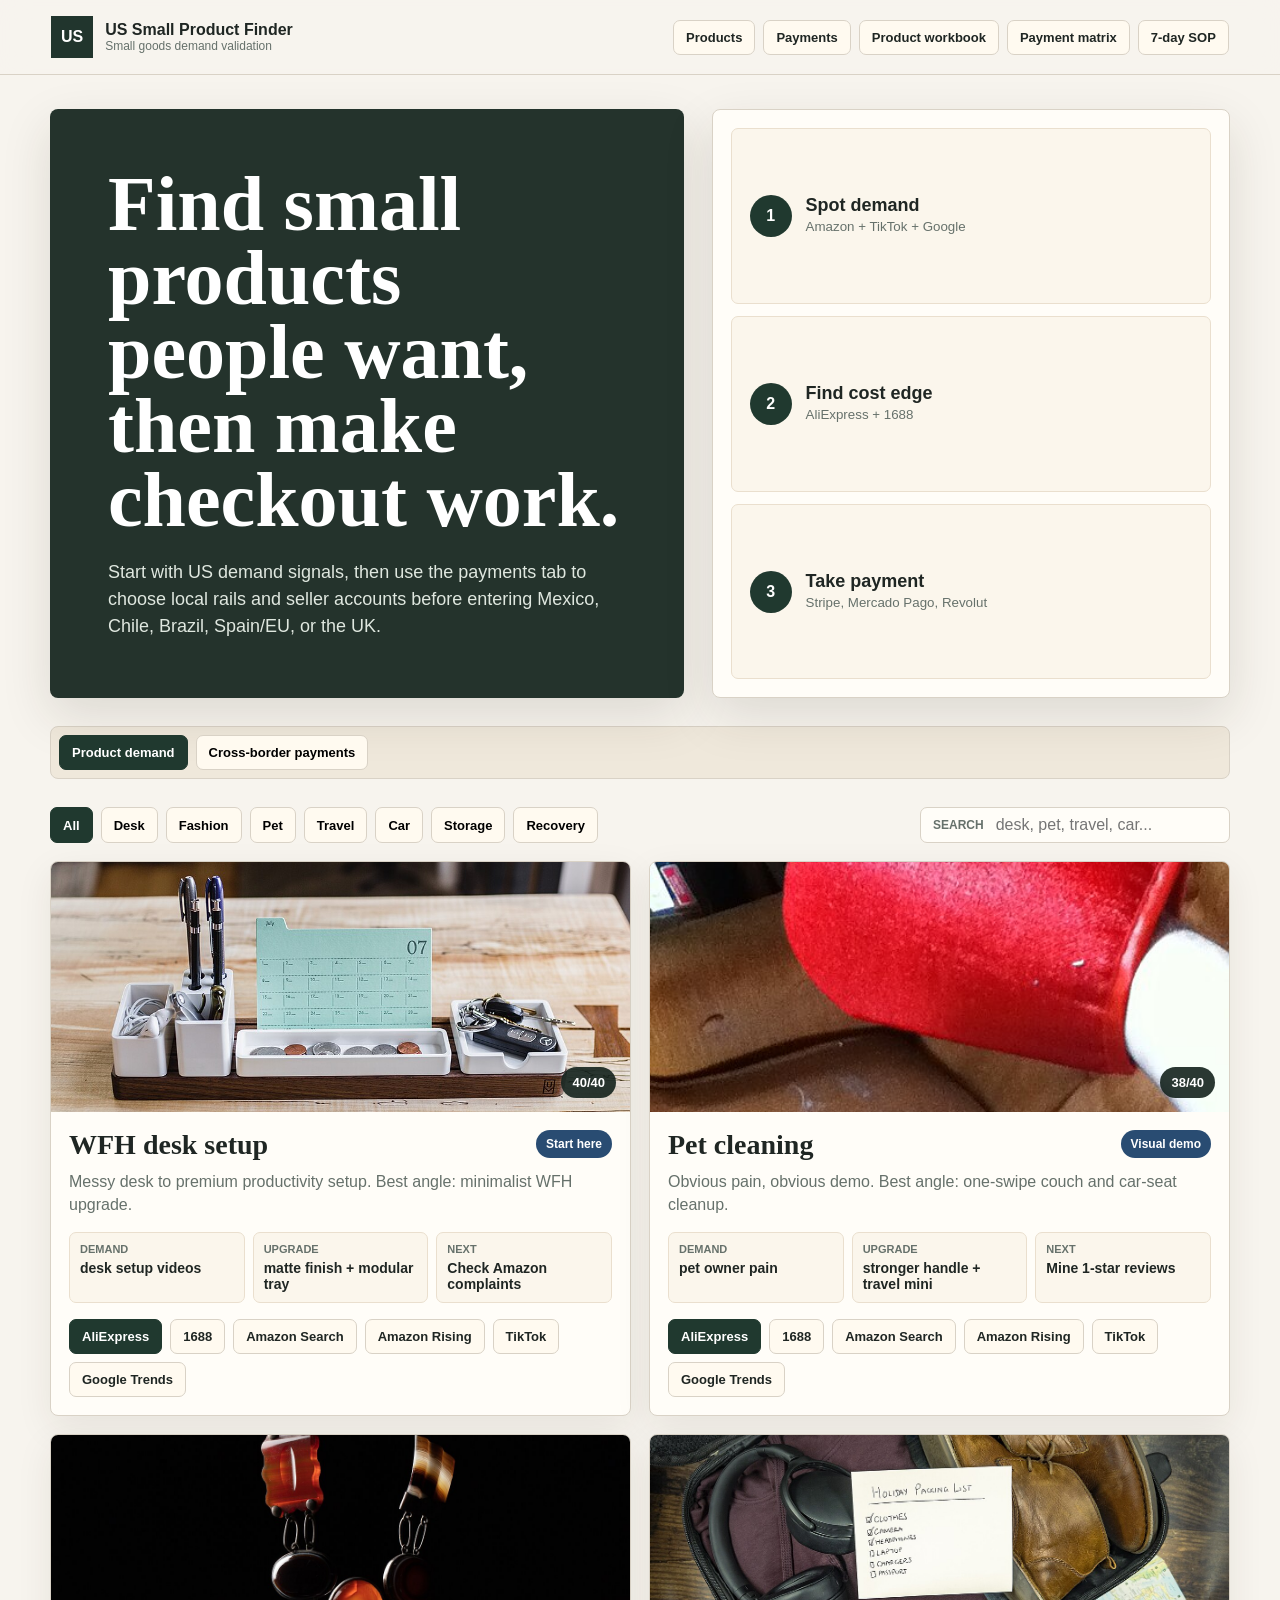
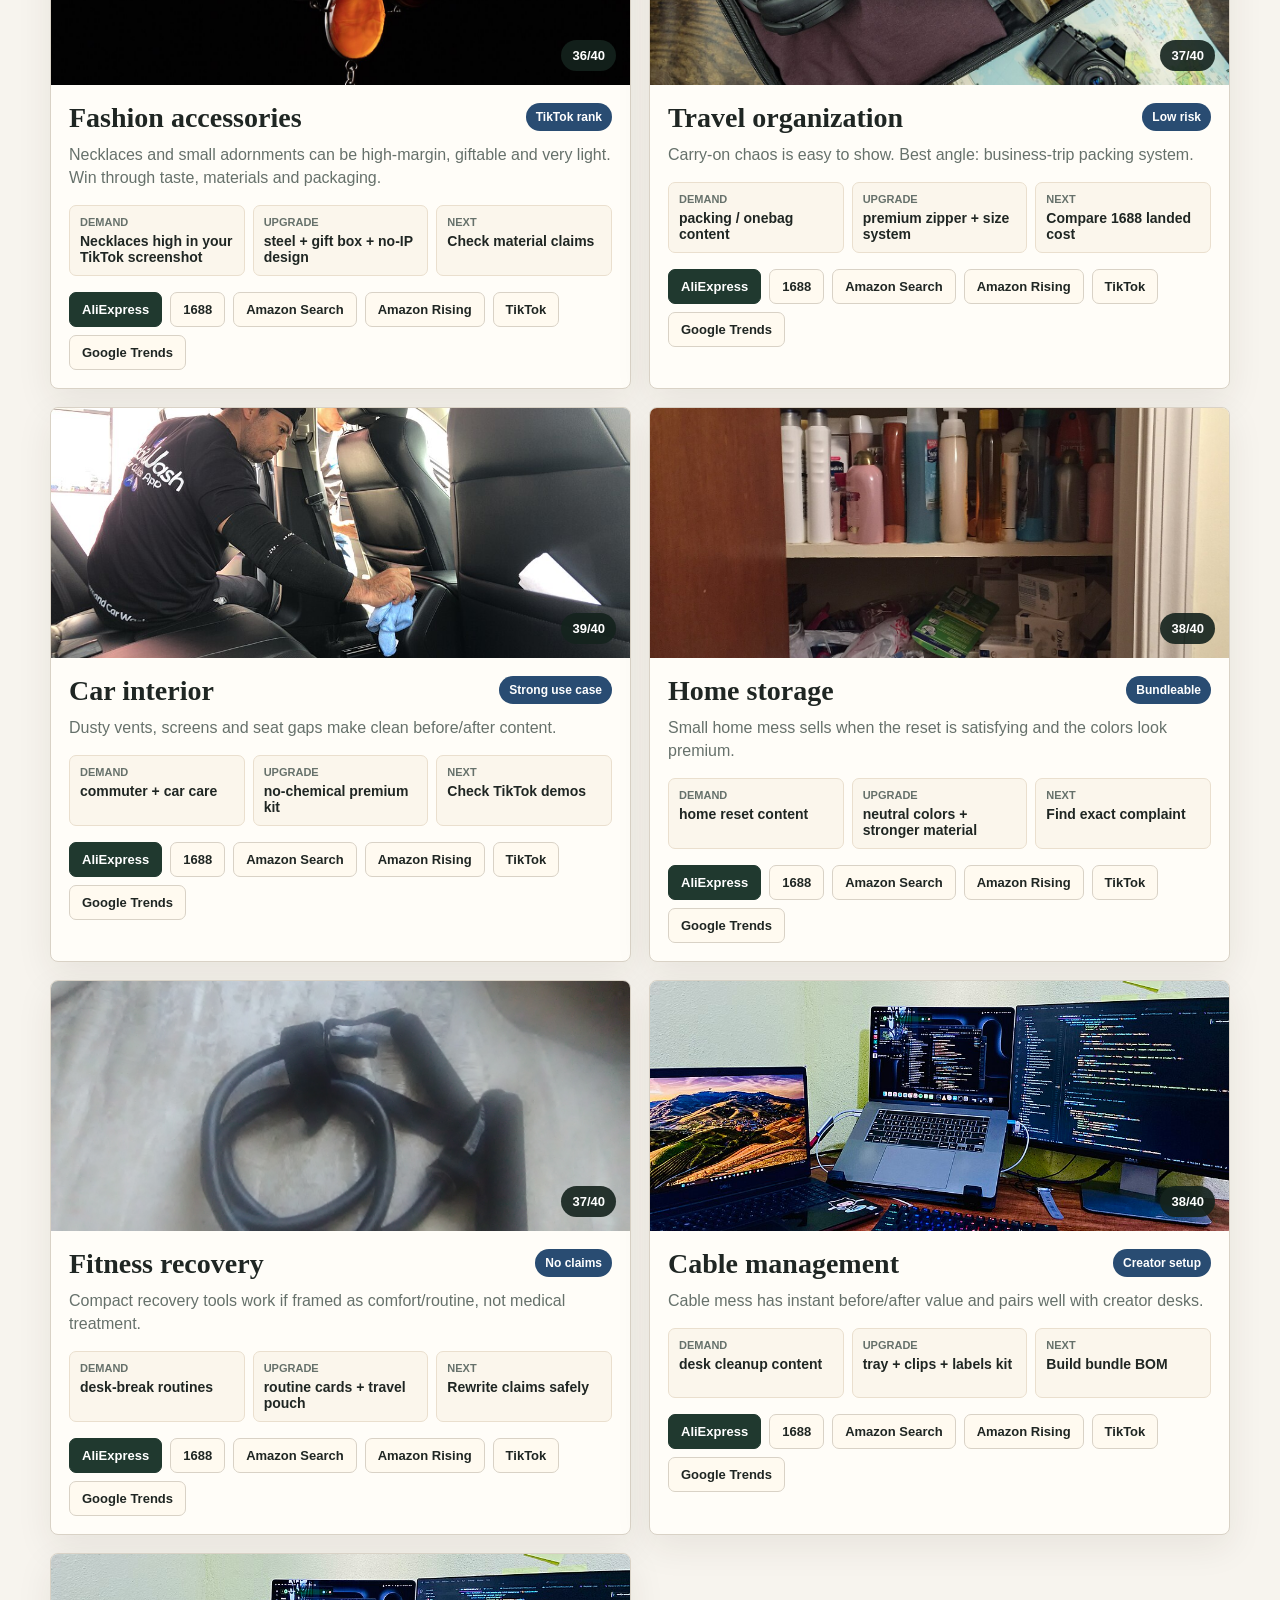
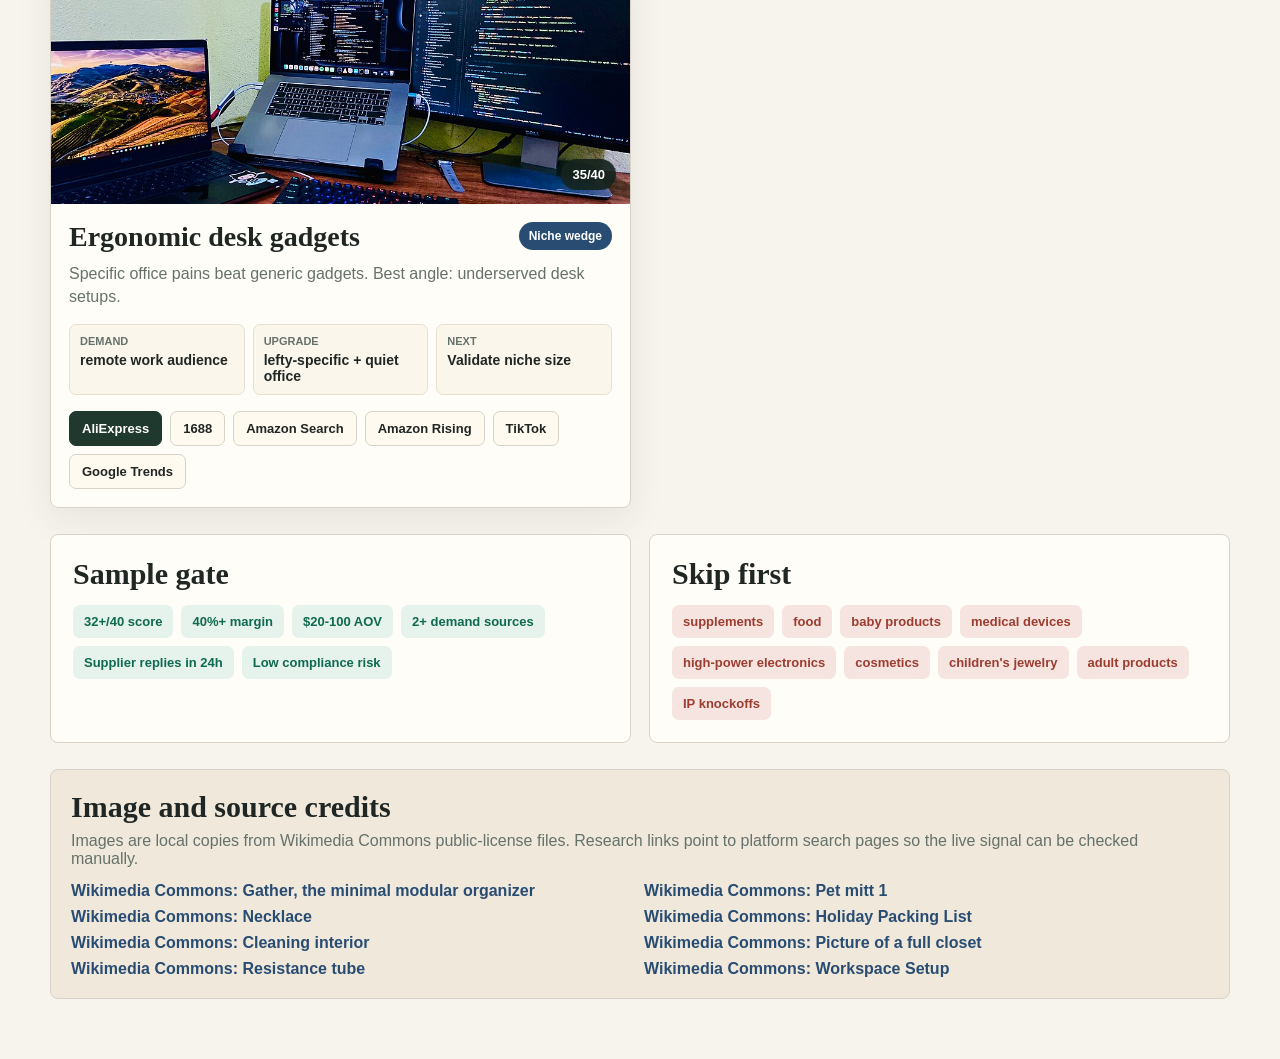
<file: index.html>
<!doctype html>
<html lang="en">
  <head>
    <meta charset="utf-8" />
    <meta name="viewport" content="width=device-width, initial-scale=1" />
    <title>US Small Product Demand Finder</title>
    <link rel="icon" href="./favicon.svg" />
    <link rel="stylesheet" href="./visual_index.css" />
  </head>
  <body>
    <header class="topbar">
      <a class="brand" href="#top" aria-label="US Small Product Demand Finder">
        <span class="brand-mark">US</span>
        <span>
          <strong>US Small Product Finder</strong>
          <small>Small goods demand validation</small>
        </span>
      </a>
      <nav class="nav">
        <a href="#products" data-panel-link="products">Products</a>
        <a href="#payments" data-panel-link="payments">Payments</a>
        <a href="./us_small_product_demand_finder.xlsx" target="_blank" rel="noreferrer">Product workbook</a>
        <a href="./cross_border_ecommerce_payment_matrix.md" target="_blank" rel="noreferrer">Payment matrix</a>
        <a href="./validation_sop.md" target="_blank" rel="noreferrer">7-day SOP</a>
      </nav>
    </header>

    <main id="top">
      <section class="hero">
        <div class="hero-copy">
          <h1>Find small products people want, then make checkout work.</h1>
          <p>Start with US demand signals, then use the payments tab to choose local rails and seller accounts before entering Mexico, Chile, Brazil, Spain/EU, or the UK.</p>
        </div>
        <div class="hero-panel" aria-label="Three-step workflow">
          <div>
            <span>1</span>
            <strong>Spot demand</strong>
            <small>Amazon + TikTok + Google</small>
          </div>
          <div>
            <span>2</span>
            <strong>Find cost edge</strong>
            <small>AliExpress + 1688</small>
          </div>
          <div>
            <span>3</span>
            <strong>Take payment</strong>
            <small>Stripe, Mercado Pago, Revolut</small>
          </div>
        </div>
      </section>

      <div class="section-tabs" role="tablist" aria-label="Research views">
        <button class="section-tab active" id="productsTab" type="button" role="tab" aria-controls="productsPanel" aria-selected="true" data-panel="products">Product demand</button>
        <button class="section-tab" id="paymentsTab" type="button" role="tab" aria-controls="paymentsPanel" aria-selected="false" data-panel="payments">Cross-border payments</button>
      </div>

      <section class="tab-panel active" id="productsPanel" role="tabpanel" aria-labelledby="productsTab">
        <section class="controls" aria-label="Category controls">
          <div class="filter-row" id="filters"></div>
          <label class="search-box">
            <span>Search</span>
            <input id="searchInput" type="search" placeholder="desk, pet, travel, car..." />
          </label>
        </section>

        <section class="category-grid" id="categoryGrid" aria-live="polite"></section>

        <section class="split">
          <article class="decision-card">
            <h2>Sample gate</h2>
            <div class="gate-grid">
              <span>32+/40 score</span>
              <span>40%+ margin</span>
              <span>$20-100 AOV</span>
              <span>2+ demand sources</span>
              <span>Supplier replies in 24h</span>
              <span>Low compliance risk</span>
            </div>
          </article>
          <article class="decision-card avoid">
            <h2>Skip first</h2>
            <div class="avoid-list">
              <span>supplements</span>
              <span>food</span>
              <span>baby products</span>
              <span>medical devices</span>
              <span>high-power electronics</span>
              <span>cosmetics</span>
              <span>children's jewelry</span>
              <span>adult products</span>
              <span>IP knockoffs</span>
            </div>
          </article>
        </section>

        <section class="credits">
          <h2>Image and source credits</h2>
          <p>Images are local copies from Wikimedia Commons public-license files. Research links point to platform search pages so the live signal can be checked manually.</p>
          <div id="creditList"></div>
        </section>
      </section>

      <section class="tab-panel" id="paymentsPanel" role="tabpanel" aria-labelledby="paymentsTab" hidden>
        <section class="payment-hero" aria-label="Payment matrix summary">
          <div>
            <h2>Which country can actually take the money?</h2>
            <p>Use this tab to match each market with buyer checkout, local payment rails, and seller-side settlement. The goal is to avoid treating Stripe, Mercado Pago, Revolut, and Airwallex as if they solved the same job.</p>
          </div>
          <div class="payment-doc-links" id="paymentDocLinks"></div>
        </section>

        <section class="payment-grid" id="paymentGrid" aria-live="polite"></section>

        <section class="payment-split">
          <article class="decision-card">
            <h2>Provider roles</h2>
            <div class="provider-list" id="providerGrid"></div>
          </article>
          <article class="decision-card">
            <h2>Must-have rails</h2>
            <div class="method-list" id="methodGrid"></div>
          </article>
        </section>

        <section class="credits">
          <h2>Payment source links</h2>
          <p>Official provider and public-guide links used in the payment matrix. Each link opens in a new browser tab.</p>
          <div id="paymentCreditList"></div>
        </section>
      </section>
    </main>

    <script src="./visual_index.js"></script>
  </body>
</html>
</file>
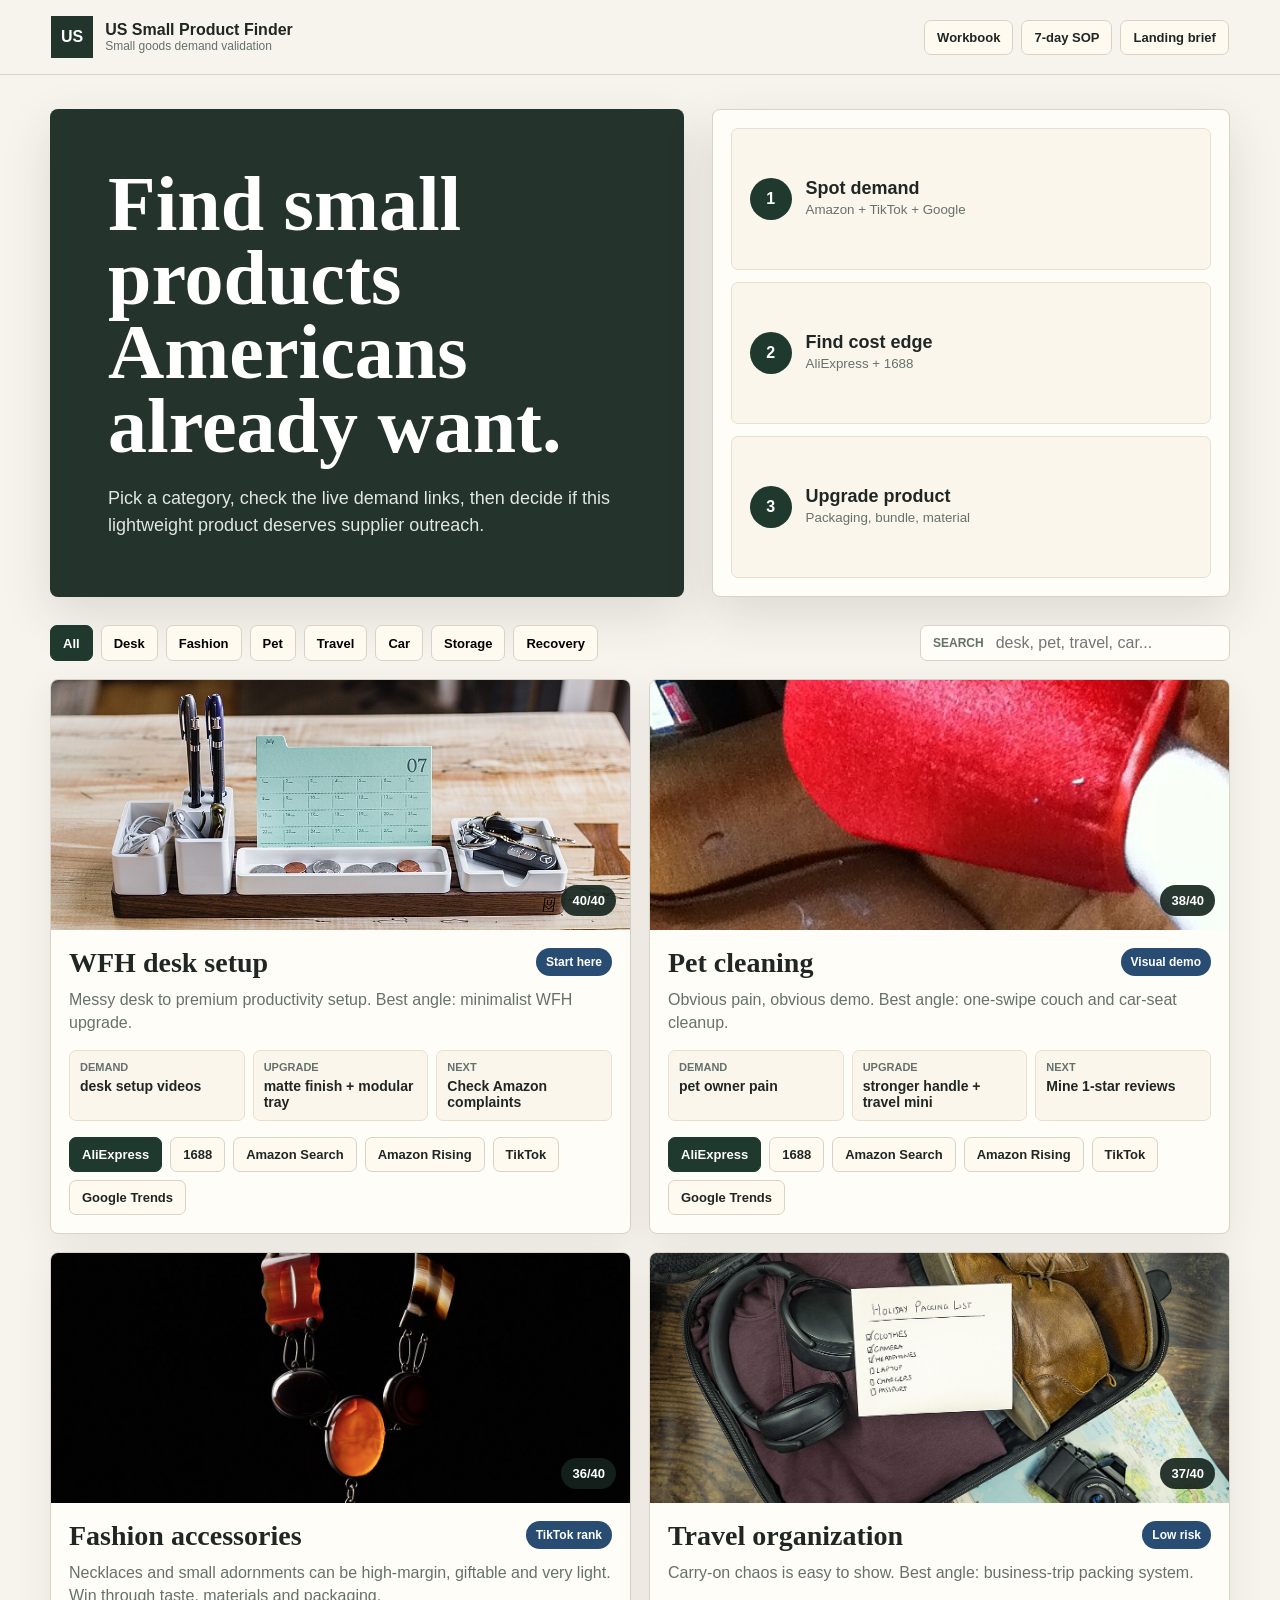
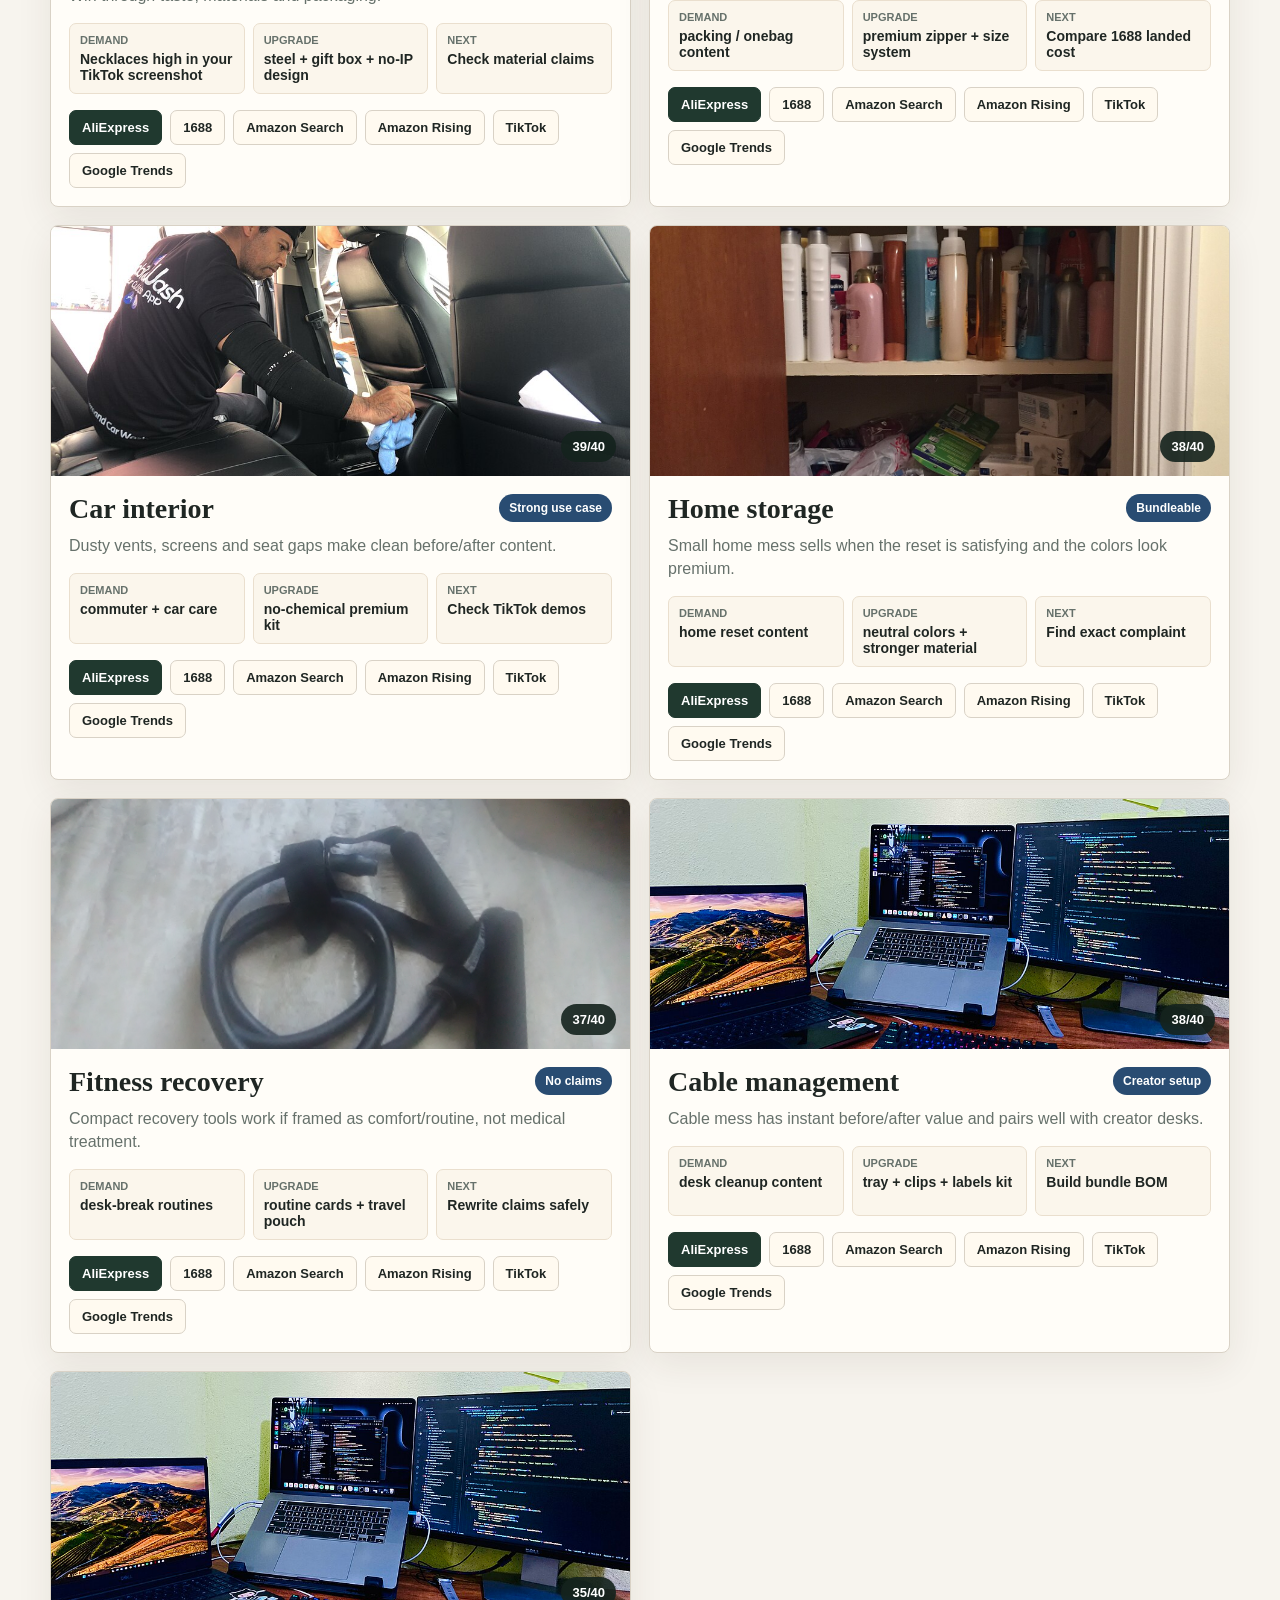
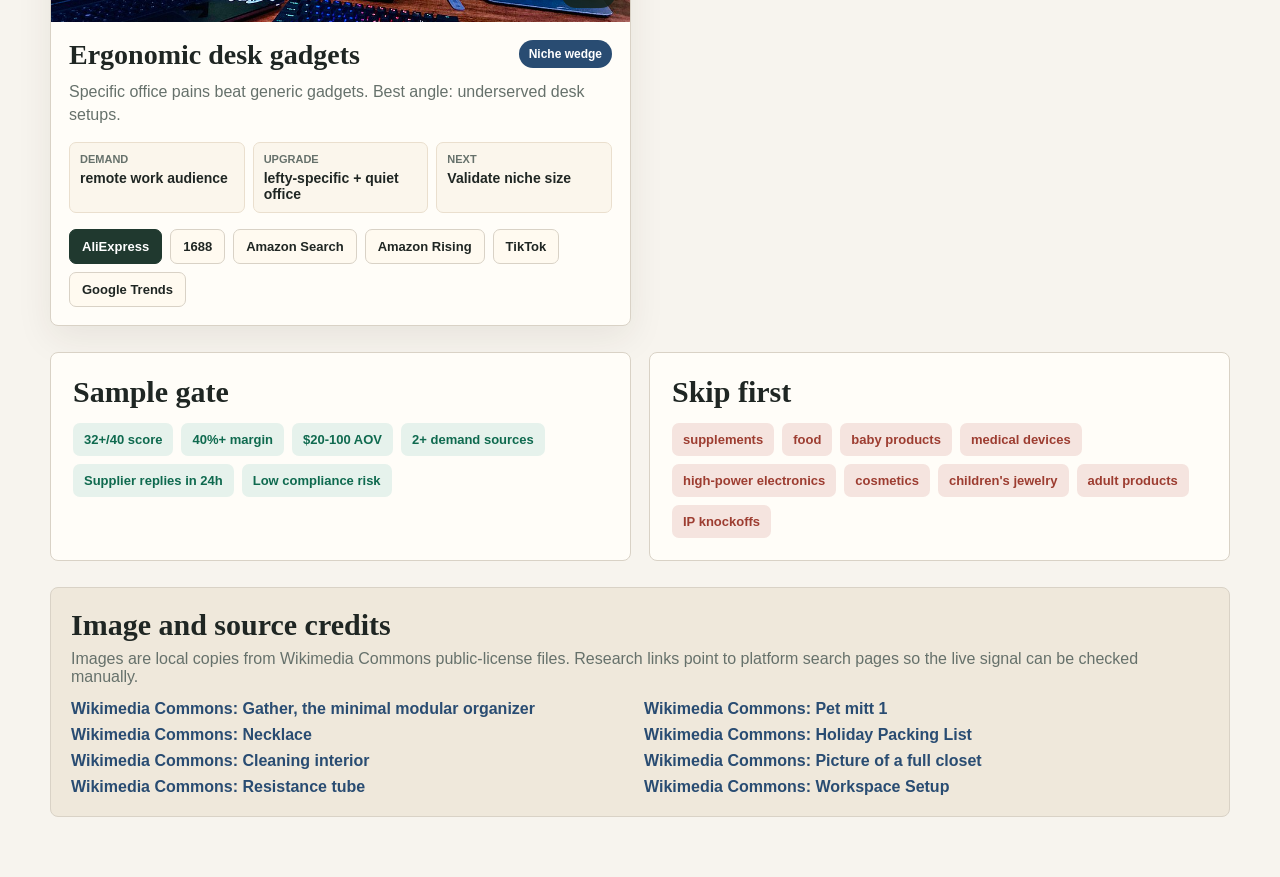
<file: visual_index.html>
<!doctype html>
<html lang="en">
  <head>
    <meta charset="utf-8" />
    <meta name="viewport" content="width=device-width, initial-scale=1" />
    <title>US Small Product Demand Finder</title>
    <link rel="icon" href="./favicon.svg" />
    <link rel="stylesheet" href="./visual_index.css" />
  </head>
  <body>
    <header class="topbar">
      <a class="brand" href="#top" aria-label="US Small Product Demand Finder">
        <span class="brand-mark">US</span>
        <span>
          <strong>US Small Product Finder</strong>
          <small>Small goods demand validation</small>
        </span>
      </a>
      <nav class="nav">
        <a href="./us_small_product_demand_finder.xlsx">Workbook</a>
        <a href="./validation_sop.md">7-day SOP</a>
        <a href="./landing_page_and_ads_brief.md">Landing brief</a>
      </nav>
    </header>

    <main id="top">
      <section class="hero">
        <div class="hero-copy">
          <h1>Find small products Americans already want.</h1>
          <p>Pick a category, check the live demand links, then decide if this lightweight product deserves supplier outreach.</p>
        </div>
        <div class="hero-panel" aria-label="Three-step workflow">
          <div>
            <span>1</span>
            <strong>Spot demand</strong>
            <small>Amazon + TikTok + Google</small>
          </div>
          <div>
            <span>2</span>
            <strong>Find cost edge</strong>
            <small>AliExpress + 1688</small>
          </div>
          <div>
            <span>3</span>
            <strong>Upgrade product</strong>
            <small>Packaging, bundle, material</small>
          </div>
        </div>
      </section>

      <section class="controls" aria-label="Category controls">
        <div class="filter-row" id="filters"></div>
        <label class="search-box">
          <span>Search</span>
          <input id="searchInput" type="search" placeholder="desk, pet, travel, car..." />
        </label>
      </section>

      <section class="category-grid" id="categoryGrid" aria-live="polite"></section>

      <section class="split">
        <article class="decision-card">
          <h2>Sample gate</h2>
          <div class="gate-grid">
            <span>32+/40 score</span>
            <span>40%+ margin</span>
            <span>$20-100 AOV</span>
            <span>2+ demand sources</span>
            <span>Supplier replies in 24h</span>
            <span>Low compliance risk</span>
          </div>
        </article>
        <article class="decision-card avoid">
          <h2>Skip first</h2>
          <div class="avoid-list">
            <span>supplements</span>
            <span>food</span>
            <span>baby products</span>
            <span>medical devices</span>
            <span>high-power electronics</span>
            <span>cosmetics</span>
            <span>children's jewelry</span>
            <span>adult products</span>
            <span>IP knockoffs</span>
          </div>
        </article>
      </section>

      <section class="credits">
        <h2>Image and source credits</h2>
        <p>Images are local copies from Wikimedia Commons public-license files. Research links point to platform search pages so the live signal can be checked manually.</p>
        <div id="creditList"></div>
      </section>
    </main>

    <script src="./visual_index.js"></script>
  </body>
</html>
</file>
<file: visual_index.css>
:root {
  --bg: #f7f4ee;
  --ink: #1f2623;
  --muted: #66716b;
  --line: #d9d2c6;
  --card: #fffdf8;
  --green: #0f6a4f;
  --blue: #294c72;
  --gold: #c6812c;
  --red: #9d3d31;
  --shadow: 0 18px 50px rgba(45, 37, 24, 0.13);
  font-family: "Avenir Next", "Gill Sans", "Trebuchet MS", sans-serif;
}

* {
  box-sizing: border-box;
}

body {
  margin: 0;
  background: var(--bg);
  color: var(--ink);
}

a {
  color: inherit;
  text-decoration: none;
}

.topbar {
  z-index: 10;
  display: flex;
  align-items: center;
  justify-content: space-between;
  gap: 24px;
  padding: 16px clamp(18px, 4vw, 52px);
  background: rgba(247, 244, 238, 0.92);
  border-bottom: 1px solid var(--line);
  backdrop-filter: blur(14px);
}

.brand {
  display: inline-flex;
  align-items: center;
  gap: 12px;
}

.brand-mark {
  display: grid;
  width: 42px;
  height: 42px;
  place-items: center;
  border: 1px solid #21352d;
  background: #21352d;
  color: #fff;
  font-weight: 800;
  letter-spacing: 0;
}

.brand strong,
.brand small {
  display: block;
}

.brand small {
  color: var(--muted);
  font-size: 12px;
}

.nav {
  display: flex;
  flex-wrap: wrap;
  gap: 8px;
}

.nav a,
.source-link,
.filter-btn,
.section-tab {
  border: 1px solid var(--line);
  background: #fffaf0;
  border-radius: 7px;
  padding: 9px 12px;
  font-size: 13px;
  font-weight: 700;
  transition: transform 150ms ease, border-color 150ms ease, background 150ms ease;
}

.nav a:hover,
.source-link:hover,
.filter-btn:hover,
.section-tab:hover {
  transform: translateY(-1px);
  border-color: #8d7f69;
  background: #fff4dc;
}

main {
  width: min(1180px, calc(100vw - 32px));
  margin: 0 auto;
  padding: 34px 0 60px;
}

.hero {
  display: grid;
  grid-template-columns: minmax(0, 1.1fr) minmax(320px, 0.9fr);
  gap: 28px;
  align-items: stretch;
  min-height: 310px;
}

.hero-copy {
  display: flex;
  flex-direction: column;
  justify-content: center;
  padding: clamp(28px, 5vw, 58px);
  background: #24332c;
  color: #fff;
  border-radius: 8px;
  box-shadow: var(--shadow);
}

h1,
h2,
h3,
p {
  margin: 0;
}

h1 {
  max-width: 760px;
  font-family: Georgia, "Times New Roman", serif;
  font-size: clamp(42px, 7vw, 78px);
  line-height: 0.95;
  font-weight: 600;
}

.hero-copy p {
  max-width: 520px;
  margin-top: 22px;
  color: #dfe7df;
  font-size: 18px;
  line-height: 1.5;
}

.hero-panel {
  display: grid;
  gap: 12px;
  padding: 18px;
  background: #fffdf8;
  border: 1px solid var(--line);
  border-radius: 8px;
  box-shadow: var(--shadow);
}

.hero-panel div {
  display: grid;
  grid-template-columns: 42px 1fr;
  column-gap: 14px;
  align-content: center;
  padding: 18px;
  border: 1px solid #eadfce;
  background: #fbf6ec;
  border-radius: 7px;
}

.hero-panel span {
  grid-row: span 2;
  display: grid;
  place-items: center;
  width: 42px;
  height: 42px;
  border-radius: 50%;
  background: #20392f;
  color: #fff;
  font-weight: 800;
}

.hero-panel strong {
  font-size: 18px;
}

.hero-panel small {
  color: var(--muted);
}

.section-tabs {
  display: flex;
  flex-wrap: wrap;
  gap: 8px;
  margin-top: 28px;
  padding: 8px;
  border: 1px solid var(--line);
  border-radius: 8px;
  background: #efe8db;
}

.section-tab {
  cursor: pointer;
}

.section-tab.active {
  border-color: #20392f;
  background: #20392f;
  color: #fff;
}

.tab-panel {
  margin-top: 0;
}

.tab-panel[hidden] {
  display: none;
}

.controls {
  display: grid;
  grid-template-columns: 1fr minmax(230px, 310px);
  gap: 14px;
  margin: 28px 0 18px;
}

.filter-row {
  display: flex;
  flex-wrap: wrap;
  gap: 8px;
}

.filter-btn {
  cursor: pointer;
}

.filter-btn.active {
  border-color: #20392f;
  background: #20392f;
  color: #fff;
}

.search-box {
  display: grid;
  grid-template-columns: auto 1fr;
  align-items: center;
  gap: 10px;
  padding: 7px 12px;
  border: 1px solid var(--line);
  background: #fffdf8;
  border-radius: 7px;
}

.search-box span {
  color: var(--muted);
  font-size: 12px;
  font-weight: 800;
  text-transform: uppercase;
}

.search-box input {
  width: 100%;
  border: 0;
  outline: 0;
  background: transparent;
  color: var(--ink);
  font: inherit;
}

.category-grid {
  display: grid;
  grid-template-columns: repeat(2, minmax(0, 1fr));
  gap: 18px;
}

.category-card {
  overflow: hidden;
  border: 1px solid var(--line);
  border-radius: 8px;
  background: var(--card);
  box-shadow: 0 12px 36px rgba(45, 37, 24, 0.08);
}

.category-image {
  position: relative;
  height: 250px;
  background: #ddd3c3;
}

.category-image img {
  width: 100%;
  height: 100%;
  object-fit: cover;
  display: block;
}

.score-pill {
  position: absolute;
  right: 14px;
  bottom: 14px;
  padding: 8px 11px;
  border-radius: 999px;
  background: rgba(20, 35, 29, 0.9);
  color: #fff;
  font-size: 13px;
  font-weight: 800;
}

.category-body {
  padding: 18px;
}

.category-topline {
  display: flex;
  justify-content: space-between;
  gap: 12px;
  align-items: start;
}

.category-body h2 {
  font-family: Georgia, "Times New Roman", serif;
  font-size: 28px;
  line-height: 1.05;
}

.category-tag {
  flex: 0 0 auto;
  color: #fff;
  background: var(--blue);
  border-radius: 999px;
  padding: 7px 10px;
  font-size: 12px;
  font-weight: 800;
}

.one-liner {
  margin-top: 10px;
  color: var(--muted);
  line-height: 1.45;
}

.mini-grid {
  display: grid;
  grid-template-columns: repeat(3, 1fr);
  gap: 8px;
  margin-top: 16px;
}

.mini {
  padding: 10px;
  min-height: 70px;
  border: 1px solid #eadfce;
  background: #fbf6ec;
  border-radius: 7px;
}

.mini small {
  display: block;
  color: var(--muted);
  font-size: 11px;
  font-weight: 800;
  text-transform: uppercase;
}

.mini strong {
  display: block;
  margin-top: 5px;
  font-size: 14px;
  line-height: 1.15;
}

.source-links {
  display: flex;
  flex-wrap: wrap;
  gap: 8px;
  margin-top: 16px;
}

.source-link.primary {
  background: #20392f;
  color: #fff;
  border-color: #20392f;
}

.payment-hero {
  display: grid;
  grid-template-columns: minmax(0, 1fr) minmax(280px, 360px);
  gap: 18px;
  align-items: end;
  margin: 28px 0 18px;
  padding: 24px;
  border: 1px solid var(--line);
  border-radius: 8px;
  background: #fffdf8;
  box-shadow: 0 12px 36px rgba(45, 37, 24, 0.08);
}

.payment-hero h2 {
  max-width: 700px;
  font-family: Georgia, "Times New Roman", serif;
  font-size: clamp(32px, 4vw, 48px);
  line-height: 1.02;
}

.payment-hero p {
  max-width: 780px;
  margin-top: 12px;
  color: var(--muted);
  font-size: 17px;
  line-height: 1.5;
}

.payment-doc-links {
  display: flex;
  flex-wrap: wrap;
  justify-content: flex-end;
  gap: 8px;
}

.payment-grid {
  display: grid;
  grid-template-columns: repeat(2, minmax(0, 1fr));
  gap: 18px;
}

.payment-card {
  display: grid;
  gap: 16px;
  padding: 20px;
  border: 1px solid var(--line);
  border-radius: 8px;
  background: var(--card);
  box-shadow: 0 12px 36px rgba(45, 37, 24, 0.08);
}

.payment-card-head {
  display: flex;
  justify-content: space-between;
  gap: 18px;
  align-items: start;
}

.payment-card-head h2 {
  font-family: Georgia, "Times New Roman", serif;
  font-size: 30px;
  line-height: 1.05;
}

.payment-card-head span {
  display: inline-block;
  margin-top: 6px;
  color: var(--muted);
  font-size: 13px;
  font-weight: 800;
}

.payment-card-head strong {
  display: grid;
  flex: 0 0 54px;
  width: 54px;
  height: 54px;
  place-items: center;
  border-radius: 50%;
  background: #20392f;
  color: #fff;
  font-size: 18px;
}

.payment-lines {
  display: grid;
  gap: 9px;
}

.payment-lines p {
  display: grid;
  gap: 4px;
  padding: 11px;
  border: 1px solid #eadfce;
  border-radius: 7px;
  background: #fbf6ec;
  line-height: 1.35;
}

.payment-lines small {
  color: var(--muted);
  font-size: 11px;
  font-weight: 800;
  text-transform: uppercase;
}

.payment-split {
  display: grid;
  grid-template-columns: minmax(0, 1.1fr) minmax(320px, 0.9fr);
  gap: 18px;
  margin-top: 26px;
}

.provider-list,
.method-list {
  display: grid;
  gap: 8px;
  margin-top: 14px;
}

.provider-row,
.method-row {
  display: grid;
  gap: 5px;
  padding: 12px;
  border: 1px solid #eadfce;
  border-radius: 7px;
  background: #fbf6ec;
}

.provider-row:hover {
  border-color: #8d7f69;
  background: #fff4dc;
}

.provider-row span,
.method-row span {
  color: var(--muted);
  font-size: 14px;
  line-height: 1.35;
}

.split {
  display: grid;
  grid-template-columns: 1fr 1fr;
  gap: 18px;
  margin-top: 26px;
}

.decision-card {
  padding: 22px;
  border: 1px solid var(--line);
  border-radius: 8px;
  background: #fffdf8;
}

.decision-card h2,
.credits h2 {
  font-family: Georgia, "Times New Roman", serif;
  font-size: 30px;
}

.gate-grid,
.avoid-list {
  display: flex;
  flex-wrap: wrap;
  gap: 8px;
  margin-top: 14px;
}

.gate-grid span,
.avoid-list span {
  padding: 9px 11px;
  border-radius: 7px;
  font-weight: 800;
  font-size: 13px;
}

.gate-grid span {
  background: #e6f2ec;
  color: var(--green);
}

.avoid-list span {
  background: #f5e4df;
  color: var(--red);
}

.credits {
  margin-top: 26px;
  padding: 20px;
  border: 1px solid var(--line);
  border-radius: 8px;
  background: #efe8db;
}

.credits p {
  margin-top: 8px;
  color: var(--muted);
}

#creditList,
#paymentCreditList {
  display: grid;
  grid-template-columns: repeat(2, minmax(0, 1fr));
  gap: 8px;
  margin-top: 14px;
}

#creditList a,
#paymentCreditList a {
  color: var(--blue);
  font-weight: 800;
}

.empty-state {
  grid-column: 1 / -1;
  padding: 30px;
  border: 1px dashed #b7aa97;
  border-radius: 8px;
  background: #fffdf8;
  color: var(--muted);
}

@media (max-width: 860px) {
  .topbar,
  .controls,
  .hero,
  .split,
  .payment-hero,
  .payment-grid,
  .payment-split,
  .category-grid,
  #creditList,
  #paymentCreditList {
    grid-template-columns: 1fr;
  }

  .topbar {
    align-items: flex-start;
  }

  .hero-panel {
    min-width: 0;
  }

  .category-image {
    height: 210px;
  }

  .mini-grid {
    grid-template-columns: 1fr;
  }

  .payment-doc-links {
    justify-content: flex-start;
  }
}
</file>
